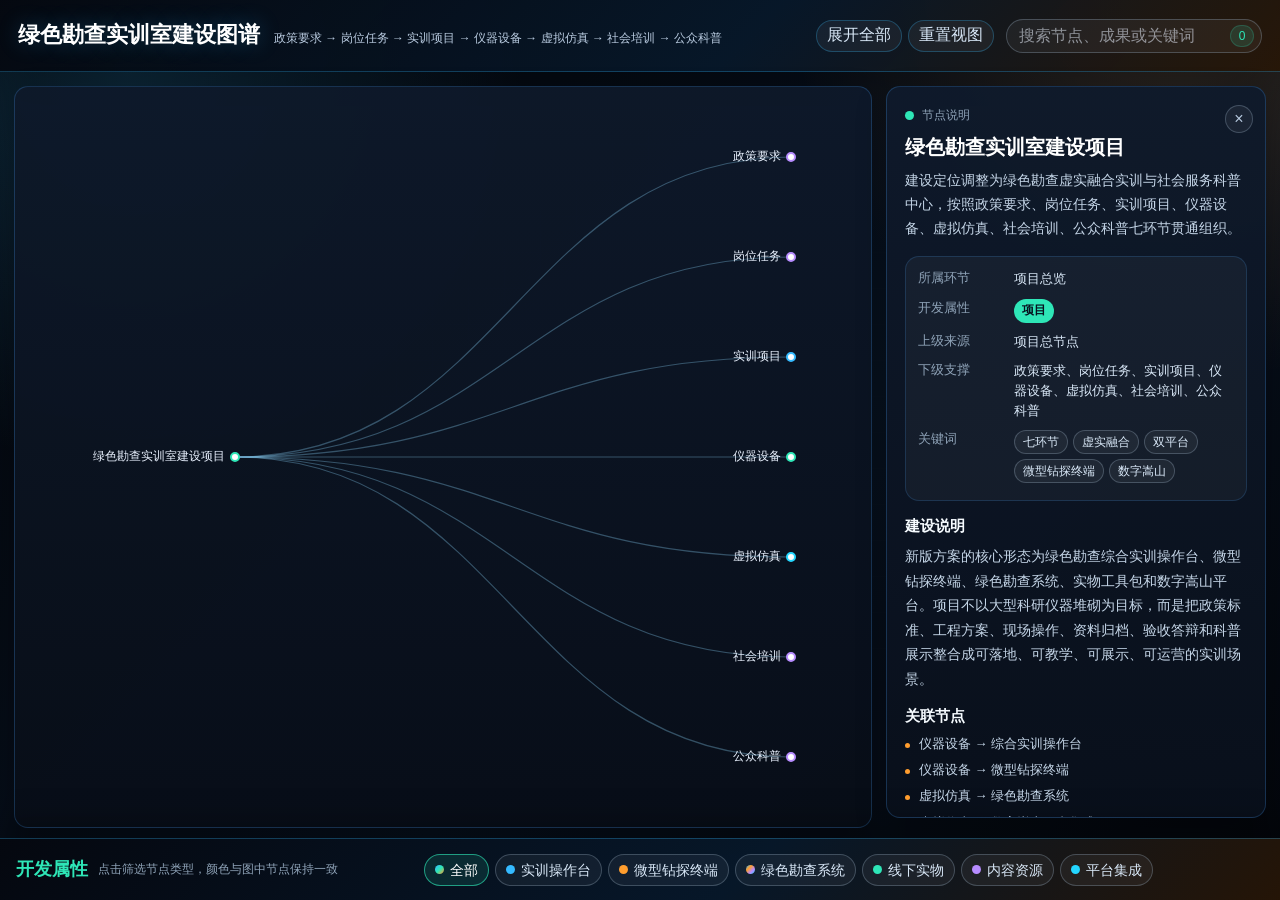
<file: index.html>
<!doctype html>
<html lang="zh-CN">
  <head>
    <meta charset="UTF-8" />
    <meta name="viewport" content="width=device-width, initial-scale=1.0" />
    <title>绿色勘查实训室建设图谱</title>
    <link rel="icon" href="data:," />
    <link rel="stylesheet" href="assets/css/style.css" />
  </head>
  <body>
    <div class="full-shell">
      <header class="full-topbar">
        <div class="title-block">
          <h1>绿色勘查实训室建设图谱</h1>
          <p>政策要求 → 岗位任务 → 实训项目 → 仪器设备 → 虚拟仿真 → 社会培训 → 公众科普</p>
        </div>

        <div class="top-actions" aria-label="常用操作">
          <button id="expandAllBtn" type="button">展开全部</button>
          <button id="resetBtn" type="button">重置视图</button>

          <div class="search-wrap">
            <input id="searchInput" type="search" placeholder="搜索节点、成果或关键词" autocomplete="off" />
            <span id="searchCount" class="search-count">0</span>
          </div>
        </div>
      </header>

      <main class="full-main">
        <section class="chart-pane" aria-label="左到右树形图">
          <div id="chartScroll" class="chart-scroll">
            <div id="chart" class="chart-stage"></div>
          </div>
        </section>

        <div class="side-column">
          <aside id="infoPanel" class="info-panel fixed-info-panel" aria-live="polite"></aside>
          <div id="searchResults" class="search-results" aria-live="polite"></div>
        </div>
      </main>

      <footer class="bottom-filter-panel">
        <div class="filter-title">
          <strong>开发属性</strong>
          <span>点击筛选节点类型，颜色与图中节点保持一致</span>
        </div>

        <div id="filterGroup" class="dev-filter-group" aria-label="开发属性复选筛选">
          <button class="is-active" type="button" data-filter="all" aria-pressed="true">
            <span class="legend-dot all"></span>全部
          </button>
          <button type="button" data-filter="newDev" aria-pressed="false">
            <span class="legend-dot newDev"></span>实训操作台
          </button>
          <button type="button" data-filter="retrofit" aria-pressed="false">
            <span class="legend-dot retrofit"></span>微型钻探终端
          </button>
          <button type="button" data-filter="greenSystem" aria-pressed="false">
            <span class="legend-dot greenSystem"></span>绿色勘查系统
          </button>
          <button type="button" data-filter="physical" aria-pressed="false">
            <span class="legend-dot physical"></span>线下实物
          </button>
          <button type="button" data-filter="content" aria-pressed="false">
            <span class="legend-dot content"></span>内容资源
          </button>
          <button type="button" data-filter="platform" aria-pressed="false">
            <span class="legend-dot platform"></span>平台集成
          </button>
        </div>

      </footer>
    </div>

    <script src="vendor/echarts.min.js"></script>
    <script src="data/treeData.js"></script>
    <script src="assets/js/tree-utils.js"></script>
    <script src="assets/js/panel.js"></script>
    <script src="assets/js/app.js"></script>
  </body>
</html>
</file>
<file: assets/css/style.css>
:root {
  --bg: #05070d;
  --card: #0b1220;
  --card-2: #0f1a2b;
  --text: #eaf2ff;
  --muted: #8fa3b8;
  --line: rgba(72, 164, 255, 0.24);
  --blue: #35baff;
  --green: #2ee6b7;
  --orange: #ff9d2e;
  --purple: #b78cff;
  --soft-blue: rgba(53, 186, 255, 0.12);
  --soft-green: rgba(46, 230, 183, 0.12);
  --soft-orange: rgba(255, 157, 46, 0.14);
  --shadow: 0 12px 30px rgba(0, 0, 0, 0.28);

  --project: #2ee6b7;
  --new-dev: #35baff;
  --retrofit: #ff9d2e;
  --physical: #2ee6b7;
  --content: #b78cff;
  --platform: #24d6ff;
  --reuse: #8fa3b8;

  --right-panel-width: 380px;
  --bottom-panel-height: 62px;
  --topbar-height: 72px;
  --gap: 14px;
  --radius: 14px;
  color-scheme: dark;
}

* {
  box-sizing: border-box;
}

html,
body {
  width: 100%;
  height: 100%;
  margin: 0;
}

body {
  overflow: hidden;
  color: var(--text);
  font-family: -apple-system, BlinkMacSystemFont, "Segoe UI", "PingFang SC", "Microsoft YaHei", Arial, sans-serif;
  background:
    radial-gradient(circle at 10% 8%, rgba(53, 186, 255, 0.2), transparent 28%),
    radial-gradient(circle at 92% 0%, rgba(255, 157, 46, 0.18), transparent 26%),
    linear-gradient(135deg, #03050a 0%, #07111f 58%, #03050a 100%);
  background-attachment: fixed;
}

body::before {
  position: fixed;
  inset: 0;
  pointer-events: none;
  opacity: 0.42;
  background-image:
    linear-gradient(rgba(255, 255, 255, 0.035) 1px, transparent 1px),
    linear-gradient(90deg, rgba(255, 255, 255, 0.035) 1px, transparent 1px);
  background-size: 36px 36px;
  content: "";
  mask-image: radial-gradient(circle at center, black 0%, transparent 82%);
}

button,
input,
a {
  font: inherit;
}

button,
a {
  -webkit-tap-highlight-color: transparent;
}

.full-shell {
  position: relative;
  z-index: 1;
  display: grid;
  grid-template-rows: var(--topbar-height) minmax(0, 1fr) var(--bottom-panel-height);
  grid-template-columns: minmax(0, 1fr);
  width: 100vw;
  height: 100vh;
  min-width: 1180px;
}

.full-topbar {
  display: grid;
  grid-template-columns: minmax(0, 1fr) auto;
  gap: 16px;
  align-items: center;
  padding: 10px 18px;
  border-bottom: 1px solid rgba(53, 186, 255, 0.28);
  background: linear-gradient(135deg, rgba(5, 8, 15, 0.95), rgba(7, 24, 42, 0.96) 58%, rgba(39, 22, 7, 0.94));
  box-shadow: 0 18px 52px rgba(0, 0, 0, 0.34);
}

.title-block {
  display: flex;
  gap: 14px;
  align-items: baseline;
  min-width: 0;
}

.title-block h1 {
  margin: 0;
  color: #ffffff;
  font-size: 22px;
  font-weight: 800;
  line-height: 1.2;
  letter-spacing: 0;
  text-shadow: 0 0 22px rgba(53, 186, 255, 0.28);
  white-space: nowrap;
}

.title-block p {
  min-width: 0;
  margin: 0;
  color: #b9cbe0;
  font-size: 12px;
  line-height: 1.45;
  overflow: hidden;
  text-overflow: ellipsis;
  white-space: nowrap;
}

.top-actions {
  display: flex;
  gap: 6px;
  align-items: center;
  justify-content: flex-end;
  min-width: 0;
}

.search-wrap {
  position: relative;
  flex: 0 1 260px;
  min-width: 190px;
  margin-left: 6px;
}

.search-wrap input {
  width: 100%;
  height: 34px;
  padding: 0 42px 0 12px;
  border: 1px solid rgba(143, 163, 184, 0.34);
  border-radius: 999px;
  background: rgba(255, 255, 255, 0.05);
  color: var(--text);
  outline: none;
}

.search-wrap input::placeholder {
  color: rgba(234, 242, 255, 0.54);
}

.search-wrap input:focus {
  border-color: rgba(53, 186, 255, 0.74);
  box-shadow: 0 0 0 3px rgba(53, 186, 255, 0.14);
}

.search-count {
  position: absolute;
  top: 6px;
  right: 8px;
  min-width: 24px;
  height: 22px;
  padding: 0 6px;
  border: 1px solid rgba(46, 230, 183, 0.2);
  border-radius: 999px;
  background: var(--soft-green);
  color: var(--green);
  font-size: 12px;
  line-height: 20px;
  text-align: center;
}

.top-actions button,
.download-button {
  display: inline-flex;
  flex: 0 0 auto;
  align-items: center;
  justify-content: center;
  height: 32px;
  padding: 0 10px;
  border: 1px solid rgba(53, 186, 255, 0.28);
  border-radius: 999px;
  background: rgba(255, 255, 255, 0.05);
  color: #d9e8f8;
  cursor: pointer;
  text-decoration: none;
  white-space: nowrap;
  transition: background 0.15s ease, border-color 0.15s ease, color 0.15s ease, transform 0.15s ease;
}

.top-actions button:hover,
.download-button:hover {
  border-color: rgba(255, 157, 46, 0.55);
  color: #ffffff;
  transform: translateY(-1px);
}

.download-button {
  border-color: rgba(255, 157, 46, 0.45);
  background: linear-gradient(135deg, rgba(255, 157, 46, 0.22), rgba(255, 106, 42, 0.18));
  color: #ffd3a1;
  font-weight: 800;
}

.full-main {
  display: grid;
  grid-template-columns: minmax(0, 1fr) var(--right-panel-width);
  gap: var(--gap);
  min-height: 0;
  padding: var(--gap);
  padding-bottom: 10px;
}

.chart-pane {
  min-width: 0;
  min-height: 0;
  border: 1px solid var(--line);
  border-radius: var(--radius);
  background: linear-gradient(180deg, rgba(14, 25, 42, 0.96), rgba(8, 14, 24, 0.96));
  box-shadow: var(--shadow);
  overflow: hidden;
}

.chart-scroll {
  width: 100%;
  height: 100%;
  overflow: hidden;
  background: transparent;
}

.chart-stage {
  width: 100%;
  height: 100%;
  min-width: 0;
  min-height: 0;
}

.side-column {
  display: grid;
  grid-template-rows: minmax(0, 1fr) auto;
  gap: 10px;
  min-width: 0;
  min-height: 0;
}

.fixed-info-panel {
  min-width: 0;
  min-height: 0;
  max-height: 100%;
  padding: 18px;
  border: 1px solid var(--line);
  border-radius: var(--radius);
  background: linear-gradient(180deg, rgba(15, 26, 43, 0.96), rgba(9, 16, 28, 0.96));
  box-shadow: var(--shadow);
  overflow: auto;
}

.bottom-filter-panel {
  display: grid;
  grid-template-columns: auto 300px minmax(0, 1fr);
  gap: 10px;
  align-items: center;
  min-height: 0;
  padding: 6px 16px;
  border-top: 1px solid rgba(53, 186, 255, 0.28);
  background: linear-gradient(135deg, rgba(5, 8, 15, 0.95), rgba(7, 24, 42, 0.96) 58%, rgba(39, 22, 7, 0.94));
  box-shadow: 0 -14px 34px rgba(0, 0, 0, 0.28);
}

.filter-title {
  display: contents;
}

.filter-title strong {
  color: var(--green);
  font-size: 18px;
  line-height: 1.2;
  white-space: nowrap;
}

.filter-title span {
  color: var(--muted);
  font-size: 12px;
  line-height: 1.4;
  min-width: 0;
  overflow: hidden;
  text-overflow: ellipsis;
  white-space: nowrap;
}

.dev-filter-group {
  display: flex;
  flex-wrap: nowrap;
  gap: 6px;
  align-items: center;
  justify-content: flex-start;
  min-width: 0;
  padding-left: 16px;
}

.dev-filter-group button {
  display: inline-flex;
  gap: 6px;
  align-items: center;
  height: 32px;
  padding: 0 10px;
  border: 1px solid rgba(143, 163, 184, 0.34);
  border-radius: 999px;
  background: rgba(255, 255, 255, 0.05);
  color: #d9e8f8;
  cursor: pointer;
  font-size: 14px;
  line-height: 1;
  white-space: nowrap;
  transition: background 0.15s ease, border-color 0.15s ease, color 0.15s ease, transform 0.15s ease;
}

.dev-filter-group button:hover {
  border-color: rgba(53, 186, 255, 0.62);
  color: #ffffff;
  transform: translateY(-1px);
}

.dev-filter-group button.is-active {
  border-color: rgba(46, 230, 183, 0.62);
  background: var(--soft-green);
  color: #ffffff;
}

.legend-dot {
  width: 9px;
  height: 9px;
  flex: 0 0 auto;
  border-radius: 50%;
  background: #9ca3af;
}

.legend-dot.all {
  background: linear-gradient(135deg, var(--blue), var(--green), var(--orange));
}

.legend-dot.project {
  background: var(--project);
}

.legend-dot.newDev {
  background: var(--new-dev);
}

.legend-dot.retrofit {
  background: var(--retrofit);
}

.legend-dot.greenSystem {
  background: linear-gradient(135deg, var(--new-dev), var(--retrofit), var(--content), var(--platform));
}

.legend-dot.physical {
  background: var(--physical);
}

.legend-dot.content {
  background: var(--content);
}

.legend-dot.platform {
  background: var(--platform);
}

.legend-dot.reuse {
  background: var(--reuse);
}

.info-panel {
  color: var(--text);
}

.panel-close {
  position: sticky;
  top: 0;
  float: right;
  width: 28px;
  height: 28px;
  margin: -6px -6px 4px 8px;
  border: 1px solid rgba(143, 163, 184, 0.34);
  border-radius: 50%;
  background: rgba(255, 255, 255, 0.05);
  color: #b9cbe0;
  cursor: pointer;
}

.panel-close:hover {
  border-color: rgba(255, 157, 46, 0.55);
  color: #ffffff;
}

.panel-eyebrow {
  display: flex;
  gap: 8px;
  align-items: center;
  margin: 2px 32px 10px 0;
}

.status-dot {
  width: 9px;
  height: 9px;
  flex: 0 0 auto;
  border-radius: 50%;
  background: var(--green);
}

.panel-eyebrow span:last-child {
  color: var(--muted);
  font-size: 12px;
}

.info-panel h2 {
  margin: 0 32px 8px 0;
  color: #ffffff;
  font-size: 20px;
  line-height: 1.35;
  letter-spacing: 0;
}

.summary {
  margin: 0 0 14px;
  color: #c5d6e8;
  font-size: 14px;
  line-height: 1.7;
}

.meta-grid {
  display: grid;
  grid-template-columns: 86px minmax(0, 1fr);
  gap: 9px 10px;
  padding: 12px;
  border: 1px solid rgba(72, 164, 255, 0.18);
  border-radius: var(--radius);
  background: rgba(255, 255, 255, 0.04);
}

.meta-grid dt {
  color: var(--muted);
  font-size: 13px;
}

.meta-grid dd {
  min-width: 0;
  margin: 0;
  color: #d9e8f8;
  font-size: 13px;
  line-height: 1.55;
  word-break: break-word;
}

.dev-pill,
.tag-pill,
.result-pill {
  display: inline-flex;
  align-items: center;
  max-width: 100%;
  min-height: 24px;
  padding: 2px 8px;
  border-radius: 999px;
  color: #07111f;
  font-size: 12px;
  line-height: 1.4;
  font-weight: 700;
}

.tag-pill {
  margin: 0 5px 5px 0;
  border: 1px solid rgba(143, 163, 184, 0.34);
  background: rgba(255, 255, 255, 0.05);
  color: #d9e8f8;
  font-weight: 500;
}

.panel-section {
  margin-top: 16px;
}

.panel-section h3,
.search-results h3 {
  margin: 0 0 8px;
  color: #f6fbff;
  font-size: 15px;
}

.panel-section p,
.search-results p {
  margin: 0;
  color: #c5d6e8;
  font-size: 14px;
  line-height: 1.75;
}

.panel-section ul {
  display: grid;
  gap: 6px;
  margin: 0;
  padding: 0;
  list-style: none;
}

.panel-section li {
  position: relative;
  padding-left: 14px;
  color: #c5d6e8;
  font-size: 13px;
  line-height: 1.55;
}

.panel-section li::before {
  position: absolute;
  left: 0;
  top: 0.68em;
  width: 5px;
  height: 5px;
  border-radius: 50%;
  background: var(--orange);
  content: "";
}

.source-list a {
  color: #9fd7ff;
  text-decoration: none;
}

.source-list a:hover {
  text-decoration: underline;
}

.search-results {
  width: 100%;
  max-height: 188px;
  padding: 12px;
  border: 1px solid var(--line);
  border-radius: var(--radius);
  background: linear-gradient(180deg, rgba(15, 26, 43, 0.96), rgba(9, 16, 28, 0.96));
  box-shadow: var(--shadow);
  overflow: auto;
}

.search-results:empty {
  display: none;
}

.result-list {
  display: grid;
  gap: 6px;
}

.result-pill {
  justify-content: flex-start;
  width: 100%;
  border: 1px solid rgba(143, 163, 184, 0.34);
  background: rgba(255, 255, 255, 0.05);
  color: #d9e8f8;
  text-align: left;
  cursor: pointer;
  font-weight: 500;
}

.result-pill:hover {
  border-color: rgba(53, 186, 255, 0.62);
  color: #ffffff;
}

.empty-state {
  min-height: 100%;
  display: grid;
  align-items: center;
}

.toast {
  position: fixed;
  left: 50%;
  bottom: calc(var(--bottom-panel-height) + 24px);
  z-index: 30;
  padding: 9px 14px;
  border-radius: var(--radius);
  background: rgba(3, 5, 10, 0.92);
  color: #fff;
  font-size: 13px;
  transform: translateX(-50%);
  pointer-events: none;
}

@media (max-width: 1180px) {
  body {
    overflow: auto;
  }

  .full-shell {
    height: auto;
    min-height: 100vh;
    min-width: 0;
    grid-template-rows: auto auto auto;
  }

  .full-topbar {
    grid-template-columns: 1fr;
  }

  .title-block {
    display: grid;
    gap: 6px;
  }

  .title-block p {
    white-space: normal;
  }

  .top-actions {
    justify-content: flex-start;
  }

  .search-wrap {
    flex-basis: 100%;
    max-width: none;
    margin-left: 0;
  }

  .full-main {
    grid-template-columns: 1fr;
  }

  .chart-pane {
    min-height: 640px;
  }

  .side-column {
    grid-template-rows: auto auto;
  }

  .fixed-info-panel {
    max-height: none;
  }

  .bottom-filter-panel {
    grid-template-columns: 1fr;
    height: auto;
  }

  .filter-title {
    display: grid;
    gap: 4px;
  }

  .filter-title span {
    white-space: normal;
  }

  .dev-filter-group {
    padding-left: 0;
  }

  .search-results {
    max-height: none;
  }
}
</file>
